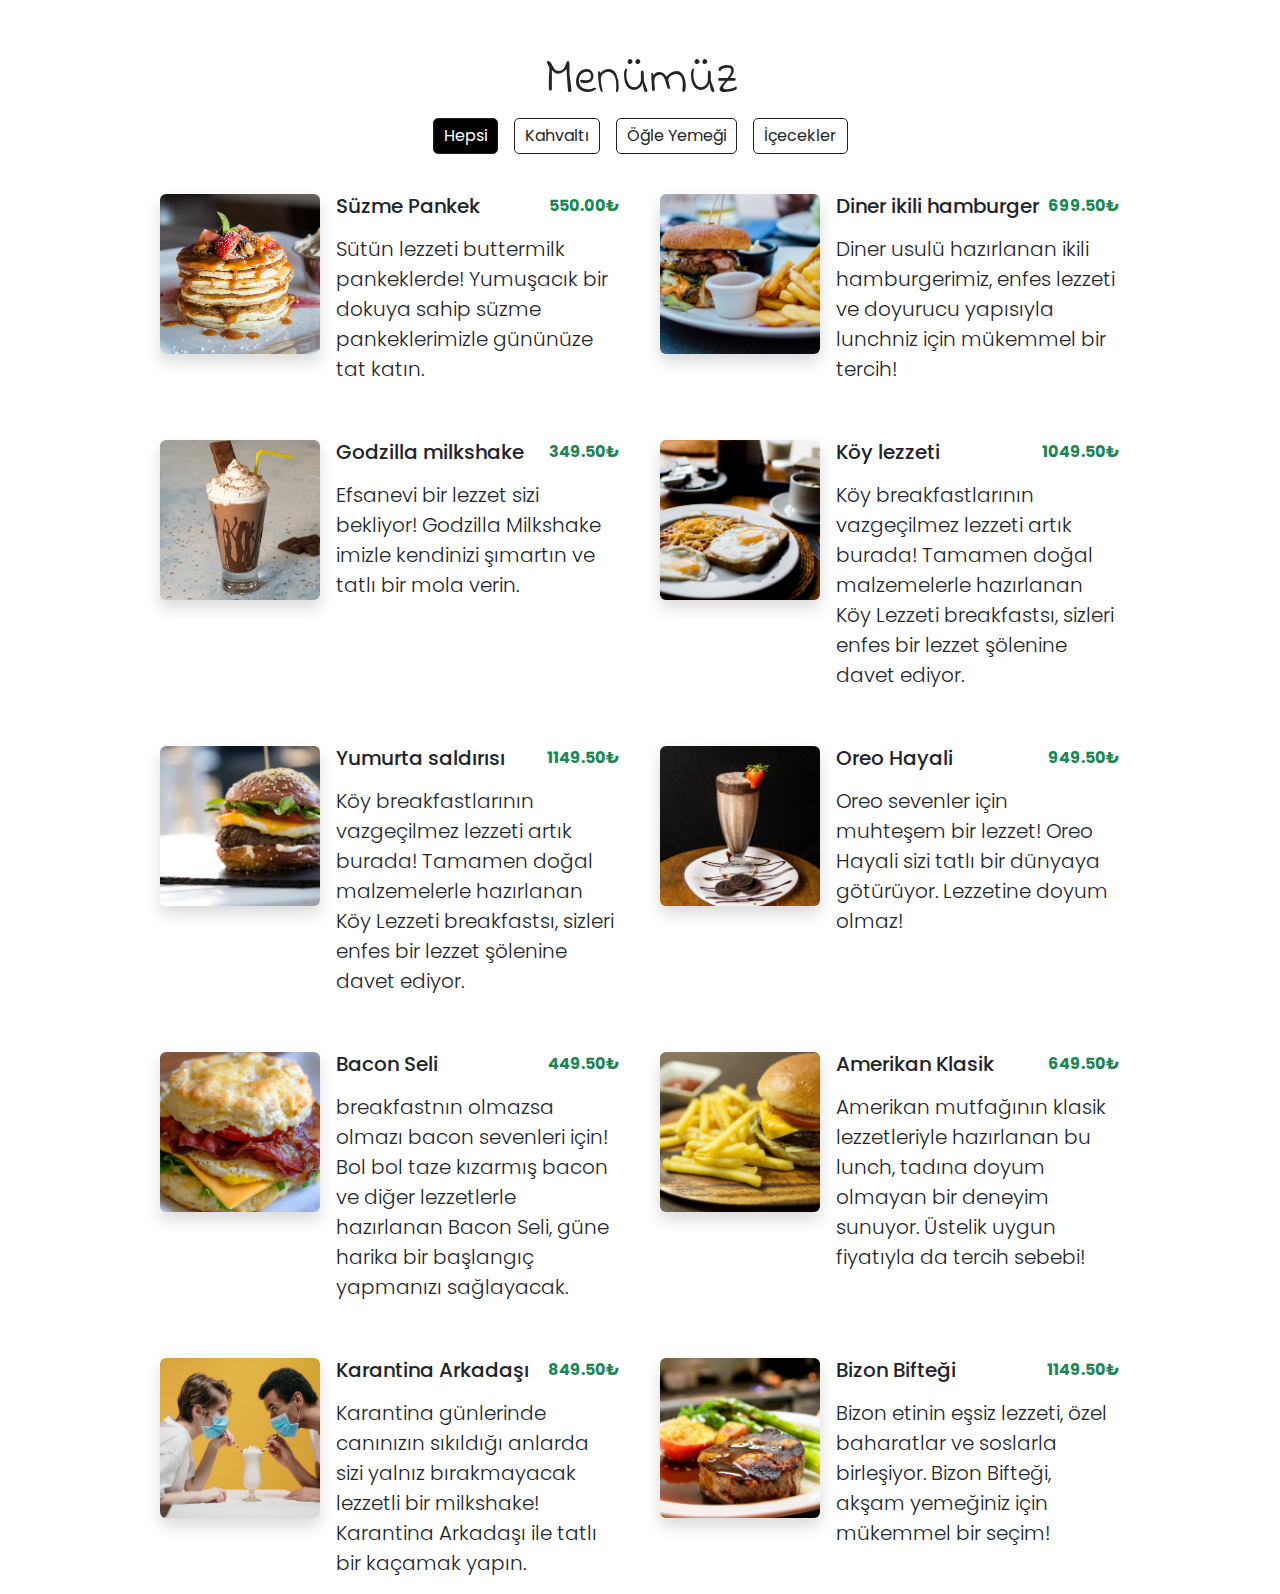
<file: index.html>
<!DOCTYPE html>
<html lang="en">
  <head>
    <meta charset="UTF-8" />
    <meta name="viewport" content="width=device-width, initial-scale=1.0" />
    <title>Qr Menu</title>

    <!--  Bs css link-->
    <link
      href="https://cdn.jsdelivr.net/npm/bootstrap@5.3.3/dist/css/bootstrap.min.css"
      rel="stylesheet"
      integrity="sha384-QWTKZyjpPEjISv5WaRU9OFeRpok6YctnYmDr5pNlyT2bRjXh0JMhjY6hW+ALEwIH"
      crossorigin="anonymous"
    />

    <!-- Css link -->
    <link rel="stylesheet" href="./style/style.css" />
  </head>
  <body>
    <!-- title -->
    <h1 class="heading text-center">Menümüz</h1>

    <!-- category buttons -->

    <div id="buttons" class="d-flex justify-content-center gap-3">
      <div>
        <label for="all">Hepsi</label>
        <input type="radio" name="cat" id="all" checked />
      </div>
      <div>
        <label for="breakfast">Kahvaltı</label>
        <input type="radio" name="cat" id="breakfast" />
      </div>
      <div>
        <label for="lunch">Öğle Yemeği</label>
        <input type="radio" name="cat" id="lunch" />
      </div>
      <div>
        <label for="shakes">İçecekler</label>
        <input type="radio" name="cat" id="shakes" />
      </div>
    </div>

    <!-- menu list -->

    <div id="menu-list">
      <!-- <div class="d-flex flex-column flex-md-row text-dark gap-3" id="card">


    <img
     class="rounded img-fluid shadow" 
     src="images/item-1.jpeg"
      alt="card-image">
    <div>
        <div class="d-flex justify-content-between">
            <h5>Diner ikili hamburger</h5>
            <p class="fw-bold text-success"> 419.70₺</p>

        </div>

        <p class="lead"> usulü hazırlanan ikili hamburgerimiz, enfes lezzeti ve
            doyurucu yapısıyla lunchniz için mükemmel bir tercih!.</p>
    </div>
</div> -->

      <!-- <div class="d-flex flex-column flex-md-row text-dark gap-3" id="card">

        <img
         class="rounded img-fluid shadow" 
         src="images/item-1.jpeg"
          alt="card-image">
        <div>
            <div class="d-flex justify-content-between">
                <h5>Diner ikili hamburger</h5>
                <p class="fw-bold text-success"> 419.70₺</p>
    
            </div>
    
            <p class="lead"> usulü hazırlanan ikili hamburgerimiz, enfes lezzeti ve
                doyurucu yapısıyla lunchniz için mükemmel bir tercih!.</p>
        </div>
    </div> -->

      <!-- <div class="d-flex flex-column flex-md-row text-dark gap-3" id="card">

    <img
     class="rounded img-fluid shadow" 
     src="images/item-1.jpeg"
      alt="card-image">
    <div>
        <div class="d-flex justify-content-between">
            <h5>Diner ikili hamburger</h5>
            <p class="fw-bold text-success"> 419.70₺</p>

        </div>

        <p class="lead"> usulü hazırlanan ikili hamburgerimiz, enfes lezzeti ve
            doyurucu yapısıyla lunchniz için mükemmel bir tercih!.</p>
    </div>
</div> -->

      <!-- <div class="d-flex flex-column flex-md-row text-dark gap-3" id="card">

        <img
         class="rounded img-fluid shadow" 
         src="images/item-1.jpeg"
          alt="card-image">
        <div>
            <div class="d-flex justify-content-between">
                <h5>Diner ikili hamburger</h5>
                <p class="fw-bold text-success"> 419.70₺</p>
    
            </div>
    
            <p class="lead"> usulü hazırlanan ikili hamburgerimiz, enfes lezzeti ve
                doyurucu yapısıyla lunchniz için mükemmel bir tercih!.</p>
        </div>
    </div> -->

      <!-- <div class="d-flex flex-column flex-md-row text-dark gap-3" id="card">

    <img
     class="rounded img-fluid shadow" 
     src="images/item-1.jpeg"
      alt="card-image">
    <div>
        <div class="d-flex justify-content-between">
            <h5>Diner ikili hamburger</h5>
            <p class="fw-bold text-success"> 419.70₺</p>

        </div>

        <p class="lead"> usulü hazırlanan ikili hamburgerimiz, enfes lezzeti ve
            doyurucu yapısıyla lunchniz için mükemmel bir tercih!.</p>
    </div>
</div> -->

      <!-- <div class="d-flex flex-column flex-md-row text-dark gap-3" id="card">
        <img
         class="rounded img-fluid shadow" 
         src="images/item-1.jpeg"
          alt="card-image">
        <div>
            <div class="d-flex justify-content-between">
                <h5>Diner ikili hamburger</h5>
                <p class="fw-bold text-success"> 419.70₺</p>
    
            </div>
    
            <p class="lead"> usulü hazırlanan ikili hamburgerimiz, enfes lezzeti ve
                doyurucu yapısıyla lunchniz için mükemmel bir tercih!.</p>
        </div>
    </div> -->

      <!-- <div class="d-flex flex-column flex-md-row text-dark gap-3" id="card">

    <img
     class="rounded img-fluid shadow" 
     src="images/item-1.jpeg"
      alt="card-image">
    <div>
        <div class="d-flex justify-content-between">
            <h5>Diner ikili hamburger</h5>
            <p class="fw-bold text-success"> 419.70₺</p>

        </div>

        <p class="lead"> usulü hazırlanan ikili hamburgerimiz, enfes lezzeti ve
            doyurucu yapısıyla lunchniz için mükemmel bir tercih!.</p>
    </div>
</div> -->
    </div>

    <!-- js baglanti -->

    <script src="./js/main.js" type="module"></script>
  </body>
</html>
</file>
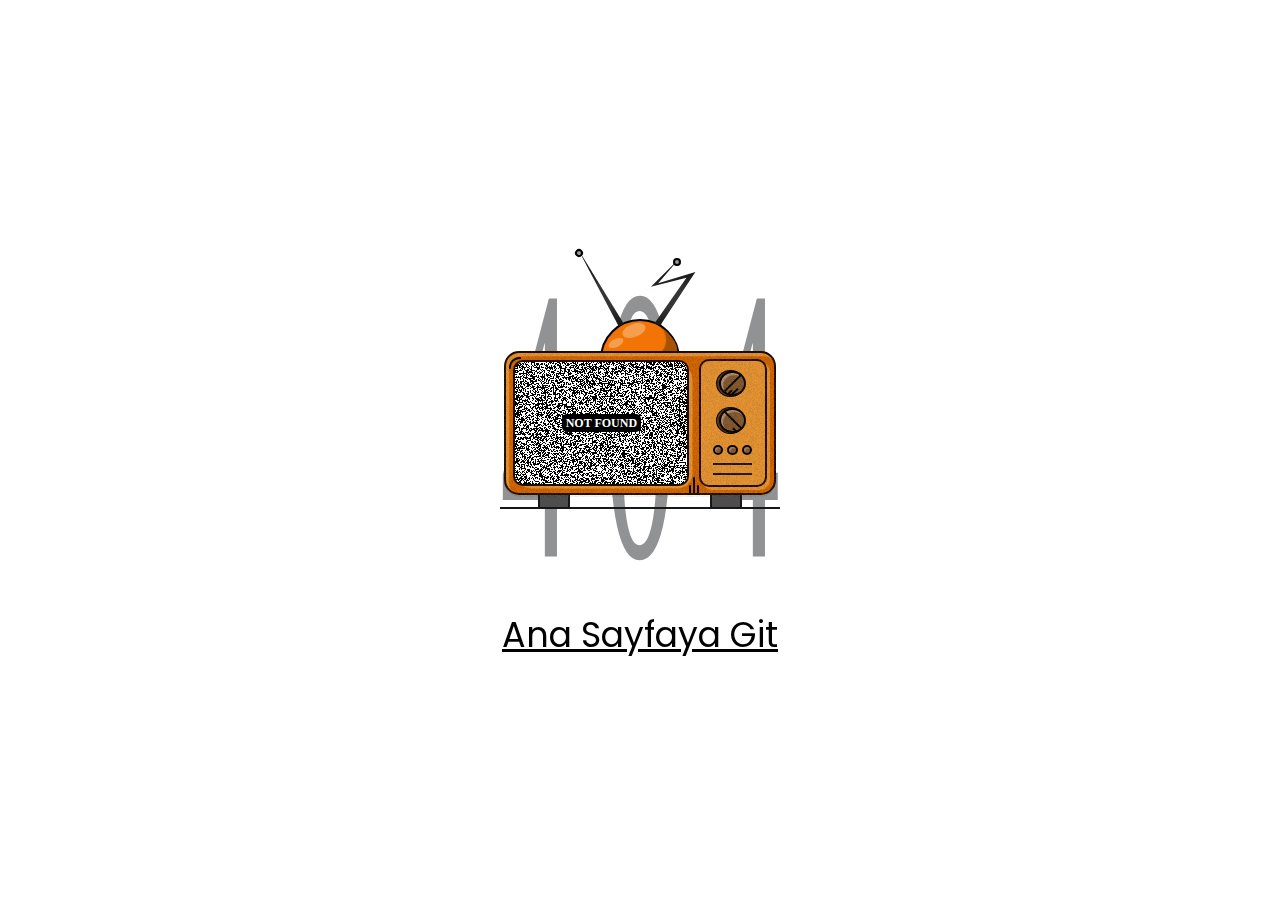
<file: detail.html>
<!DOCTYPE html>
<html lang="en">
  <head>
    <meta charset="UTF-8" />
    <meta name="viewport" content="width=device-width, initial-scale=1.0" />
    <title>Qr Menu - Detay Sayfası</title>
    <!-- * Bs Css Link -->
    <link
      href="https://cdn.jsdelivr.net/npm/bootstrap@5.3.3/dist/css/bootstrap.min.css"
      rel="stylesheet"
      integrity="sha384-QWTKZyjpPEjISv5WaRU9OFeRpok6YctnYmDr5pNlyT2bRjXh0JMhjY6hW+ALEwIH"
      crossorigin="anonymous"
    />
    <!-- * Css Link -->
    <link rel="stylesheet" href="./style/style.css" />
  </head>
  <body>
    <div id="outlet" class="container my-5 d-flex flex-column gap-5 px-5">
      <!-- Top -->
      <!-- <div class="d-flex justify-content-between">
      
        <a href="/">
          <img src="./images/home.png" width="35px" alt="home-icon" />
        </a>

        <p>anasayfa / breakfast / Süzme Pankek</p>
      </div> -->

      <!-- Title -->
      <!-- <h1 class="text-center">Süzme Pankek</h1> -->

      <!-- Image -->

      <!-- <img
        src="http://127.0.0.1:50618/images/item-1.jpeg"
        style="max-height: 400px"
        class="rounded object-fit-cover shadow"
        alt="product-image"
      /> -->

      <!--  Category && Price -->
      <!-- <h4>Ürünün Kategorisi: <span class="text-success">breakfast</span></h4>

      <h4>Ürünün Fiyatı: <span class="text-success">330.00 ₺</span></h4> -->

      <!-- Description -->

      <!-- <p class="lead">
        Sütün lezzeti buttermilk pankeklerde! Yumuşacık bir dokuya sahip süzme
        pankeklerimizle gününüze tat katın.
      </p> -->
    </div>
    <!-- * Js Bağlantı -->
    <script src="./js/detail.js" type="module"></script>
  </body>
</html>
</file>
<file: style/style.css>
/* * Goggle Fonts */

@import url("https://fonts.googleapis.com/css2?family=Indie+Flower&family=Poppins:ital,wght@0,100;0,200;0,300;0,400;0,500;0,600;0,700;0,800;0,900;1,100;1,200;1,300;1,400;1,500;1,600;1,700;1,800;1,900&display=swap");

body {
  font-family: "Poppins", serif;
}

.heading {
  font-family: "Indie Flower", serif;
  margin-top: 50px;
  font-size: 50px;
}

#buttons {
  label {
    border: 1px solid rgb(37, 33, 33);
    padding: 5px 10px;
    border-radius: 5px;
    cursor: pointer;
    transition: all 0.5s;
    &:hover {
      background-color: black;
      color: white;
    }
  }

  input {
    display: none;
  }

  /* Div içerisinde checklenen bir input varsa bunun label'ına belirtilen still özelliklerini ver */
  div:has(input:checked) label {
    background-color: black;
    color: white;
  }
}

/* Menu List */

#menu-list {
  display: grid;
  justify-content: center;
  grid-template-columns: repeat(auto-fit, minmax(400px, 1fr));
  padding: 40px 160px 0;
  gap: 40px;
}
#card {
  text-decoration: none;
}

#card img {
  width: 160px;
  height: 160px;
  object-fit: cover;
}

@media (max-width: 768px) {
  #card {
    max-width: 400px;
  }
  #card img {
    width: 100%;
    height: 240px;
  }
}

/* Not Found Css */

.not-founded-link {
  margin-top: 100px;
  font-size: 35px;
  color: black;
}

/* From Uiverse.io by Praashoo7 */
/* Design Inspired by one of Stefan Devai's Design on Dribble */

.main_wrapper {
  position: absolute;
  top: 50%;
  left: 50%;
  transform: translate(-50%, -50%);
  display: flex;
  align-items: center;
  justify-content: center;
  width: 30em;
  height: 30em;
}

.main {
  display: flex;
  flex-direction: column;
  align-items: center;
  justify-content: center;
  margin-top: 5em;
}

.antenna {
  width: 5em;
  height: 5em;
  border-radius: 50%;
  border: 2px solid black;
  background-color: #f27405;
  margin-bottom: -6em;
  margin-left: 0em;
  z-index: -1;
}
.antenna_shadow {
  position: absolute;
  background-color: transparent;
  width: 50px;
  height: 56px;
  margin-left: 1.68em;
  border-radius: 45%;
  transform: rotate(140deg);
  border: 4px solid transparent;
  box-shadow: inset 0px 16px #a85103, inset 0px 16px 1px 1px #a85103;
  -moz-box-shadow: inset 0px 16px #a85103, inset 0px 16px 1px 1px #a85103;
}
.antenna::after {
  content: "";
  position: absolute;
  margin-top: -9.4em;
  margin-left: 0.4em;
  transform: rotate(-25deg);
  width: 1em;
  height: 0.5em;
  border-radius: 50%;
  background-color: #f69e50;
}
.antenna::before {
  content: "";
  position: absolute;
  margin-top: 0.2em;
  margin-left: 1.25em;
  transform: rotate(-20deg);
  width: 1.5em;
  height: 0.8em;
  border-radius: 50%;
  background-color: #f69e50;
}
.a1 {
  position: relative;
  top: -102%;
  left: -130%;
  width: 12em;
  height: 5.5em;
  border-radius: 50px;
  background-image: linear-gradient(
    #171717,
    #171717,
    #353535,
    #353535,
    #171717
  );
  transform: rotate(-29deg);
  clip-path: polygon(50% 0%, 49% 100%, 52% 100%);
}
.a1d {
  position: relative;
  top: -211%;
  left: -35%;
  transform: rotate(45deg);
  width: 0.5em;
  height: 0.5em;
  border-radius: 50%;
  border: 2px solid black;
  background-color: #979797;
  z-index: 99;
}
.a2 {
  position: relative;
  top: -210%;
  left: -10%;
  width: 12em;
  height: 4em;
  border-radius: 50px;
  background-color: #171717;
  background-image: linear-gradient(
    #171717,
    #171717,
    #353535,
    #353535,
    #171717
  );
  margin-right: 5em;
  clip-path: polygon(
    47% 0,
    47% 0,
    34% 34%,
    54% 25%,
    32% 100%,
    29% 96%,
    49% 32%,
    30% 38%
  );
  transform: rotate(-8deg);
}
.a2d {
  position: relative;
  top: -294%;
  left: 94%;
  width: 0.5em;
  height: 0.5em;
  border-radius: 50%;
  border: 2px solid black;
  background-color: #979797;
  z-index: 99;
}

.notfound_text {
  background-color: black;
  padding-left: 0.3em;
  padding-right: 0.3em;
  font-size: 0.75em;
  color: white;
  letter-spacing: 0;
  border-radius: 5px;
  z-index: 10;
}
.tv {
  width: 17em;
  height: 9em;
  margin-top: 3em;
  border-radius: 15px;
  background-color: #d36604;
  display: flex;
  justify-content: center;
  border: 2px solid #1d0e01;
  box-shadow: inset 0.2em 0.2em #e69635;
}
.tv::after {
  content: "";
  position: absolute;
  width: 17em;
  height: 9em;
  border-radius: 15px;
  background: repeating-radial-gradient(#d36604 0 0.0001%, #00000070 0 0.0002%)
      50% 0/2500px 2500px,
    repeating-conic-gradient(#d36604 0 0.0001%, #00000070 0 0.0002%) 60% 60%/2500px
      2500px;
  background-blend-mode: difference;
  opacity: 0.09;
}
.curve_svg {
  position: absolute;
  margin-top: 0.25em;
  margin-left: -0.25em;
  height: 12px;
  width: 12px;
}
.display_div {
  display: flex;
  align-items: center;
  align-self: center;
  justify-content: center;
  border-radius: 15px;
  box-shadow: 3.5px 3.5px 0px #e69635;
}
.screen_out {
  width: auto;
  height: auto;

  border-radius: 10px;
}
.screen_out1 {
  width: 11em;
  height: 7.75em;
  display: flex;
  align-items: center;
  justify-content: center;
  border-radius: 10px;
}
.screen {
  width: 13em;
  height: 7.85em;
  font-family: Montserrat;
  border: 2px solid #1d0e01;
  background: repeating-radial-gradient(#000 0 0.0001%, #ffffff 0 0.0002%) 50% 0/2500px
      2500px,
    repeating-conic-gradient(#000 0 0.0001%, #ffffff 0 0.0002%) 60% 60%/2500px
      2500px;
  background-blend-mode: difference;
  animation: b 0.2s infinite alternate;
  border-radius: 10px;
  z-index: 99;
  display: flex;
  align-items: center;
  justify-content: center;
  font-weight: bold;
  color: #252525;
  letter-spacing: 0.15em;
  text-align: center;
}

.screenM {
  width: 13em;
  height: 7.85em;
  position: relative;
  font-family: Montserrat;
  background: linear-gradient(
    to right,
    #002fc6 0%,
    #002bb2 14.2857142857%,
    #3a3a3a 14.2857142857%,
    #303030 28.5714285714%,
    #ff0afe 28.5714285714%,
    #f500f4 42.8571428571%,
    #6c6c6c 42.8571428571%,
    #626262 57.1428571429%,
    #0affd9 57.1428571429%,
    #00f5ce 71.4285714286%,
    #3a3a3a 71.4285714286%,
    #303030 85.7142857143%,
    white 85.7142857143%,
    #fafafa 100%
  );
  border-radius: 10px;
  border: 2px solid black;
  z-index: 99;
  display: flex;
  align-items: center;
  justify-content: center;
  font-weight: bold;
  color: #252525;
  letter-spacing: 0.15em;
  text-align: center;
  overflow: hidden;
}
.screenM:before,
.screenM:after {
  content: "";
  position: absolute;
  left: 0;
  z-index: 1;
  width: 100%;
}
.screenM:before {
  top: 0;
  height: 68.4782608696%;
  background: linear-gradient(
    to right,
    white 0%,
    #fafafa 14.2857142857%,
    #ffe60a 14.2857142857%,
    #f5dc00 28.5714285714%,
    #0affd9 28.5714285714%,
    #00f5ce 42.8571428571%,
    #10ea00 42.8571428571%,
    #0ed600 57.1428571429%,
    #ff0afe 57.1428571429%,
    #f500f4 71.4285714286%,
    #ed0014 71.4285714286%,
    #d90012 85.7142857143%,
    #002fc6 85.7142857143%,
    #002bb2 100%
  );
}
.screenM:after {
  bottom: 0;
  height: 21.7391304348%;
  background: linear-gradient(
    to right,
    #006c6b 0%,
    #005857 16.6666666667%,
    white 16.6666666667%,
    #fafafa 33.3333333333%,
    #001b75 33.3333333333%,
    #001761 50%,
    #6c6c6c 50%,
    #626262 66.6666666667%,
    #929292 66.6666666667%,
    #888888 83.3333333333%,
    #3a3a3a 83.3333333333%,
    #303030 100%
  );
}

@keyframes b {
  100% {
    background-position: 50% 0, 60% 50%;
  }
}

/* Another Error Screen to Use 

.screen {
  width: 13em;
  height: 7.85em;
  position: relative;
  background: linear-gradient(to right, #002fc6 0%, #002bb2 14.2857142857%, #3a3a3a 14.2857142857%, #303030 28.5714285714%, #ff0afe 28.5714285714%, #f500f4 42.8571428571%, #6c6c6c 42.8571428571%, #626262 57.1428571429%, #0affd9 57.1428571429%, #00f5ce 71.4285714286%, #3a3a3a 71.4285714286%, #303030 85.7142857143%, white 85.7142857143%, #fafafa 100%);
  border-radius: 10px;
  border: 2px solid black;
  z-index: 99;
  display: flex;
  align-items: center;
  justify-content: center;
  font-weight: bold;
  color: #252525;
  letter-spacing: 0.15em;
  text-align: center;
  overflow: hidden;
}
.screen:before, .screen:after {
  content: "";
  position: absolute;
  left: 0;
  z-index: 1;
  width: 100%;
}
.screen:before {
  top: 0;
  height: 68.4782608696%;
  background: linear-gradient(to right, white 0%, #fafafa 14.2857142857%, #ffe60a 14.2857142857%, #f5dc00 28.5714285714%, #0affd9 28.5714285714%, #00f5ce 42.8571428571%, #10ea00 42.8571428571%, #0ed600 57.1428571429%, #ff0afe 57.1428571429%, #f500f4 71.4285714286%, #ed0014 71.4285714286%, #d90012 85.7142857143%, #002fc6 85.7142857143%, #002bb2 100%);
}
.screen:after {
  bottom: 0;
  height: 21.7391304348%;
  background: linear-gradient(to right, #006c6b 0%, #005857 16.6666666667%, white 16.6666666667%, #fafafa 33.3333333333%, #001b75 33.3333333333%, #001761 50%, #6c6c6c 50%, #626262 66.6666666667%, #929292 66.6666666667%, #888888 83.3333333333%, #3a3a3a 83.3333333333%, #303030 100%);
}

  */

.lines {
  display: flex;
  column-gap: 0.1em;
  align-self: flex-end;
}
.line1,
.line3 {
  width: 2px;
  height: 0.5em;
  background-color: black;
  border-radius: 25px 25px 0px 0px;
  margin-top: 0.5em;
}
.line2 {
  flex-grow: 1;
  width: 2px;
  height: 1em;
  background-color: black;
  border-radius: 25px 25px 0px 0px;
}

.buttons_div {
  width: 4.25em;
  align-self: center;
  height: 8em;
  background-color: #e69635;
  border: 2px solid #1d0e01;
  padding: 0.6em;
  border-radius: 10px;
  display: flex;
  align-items: center;
  justify-content: center;
  flex-direction: column;
  row-gap: 0.75em;
  box-shadow: 3px 3px 0px #e69635;
}
.b1 {
  width: 1.65em;
  height: 1.65em;
  border-radius: 50%;
  background-color: #7f5934;
  border: 2px solid black;
  box-shadow: inset 2px 2px 1px #b49577, -2px 0px #513721,
    -2px 0px 0px 1px black;
}
.b1::before {
  content: "";
  position: absolute;
  margin-top: 1em;
  margin-left: 0.5em;
  transform: rotate(47deg);
  border-radius: 5px;
  width: 0.1em;
  height: 0.4em;
  background-color: #000000;
}
.b1::after {
  content: "";
  position: absolute;
  margin-top: 0.9em;
  margin-left: 0.8em;
  transform: rotate(47deg);
  border-radius: 5px;
  width: 0.1em;
  height: 0.55em;
  background-color: #000000;
}
.b1 div {
  content: "";
  position: absolute;
  margin-top: -0.1em;
  margin-left: 0.65em;
  transform: rotate(45deg);
  width: 0.15em;
  height: 1.5em;
  background-color: #000000;
}
.b2 {
  width: 1.65em;
  height: 1.65em;
  border-radius: 50%;
  background-color: #7f5934;
  border: 2px solid black;
  box-shadow: inset 2px 2px 1px #b49577, -2px 0px #513721,
    -2px 0px 0px 1px black;
}
.b2::before {
  content: "";
  position: absolute;
  margin-top: 1.05em;
  margin-left: 0.8em;
  transform: rotate(-45deg);
  border-radius: 5px;
  width: 0.15em;
  height: 0.4em;
  background-color: #000000;
}
.b2::after {
  content: "";
  position: absolute;
  margin-top: -0.1em;
  margin-left: 0.65em;
  transform: rotate(-45deg);
  width: 0.15em;
  height: 1.5em;
  background-color: #000000;
}
.speakers {
  display: flex;
  flex-direction: column;
  row-gap: 0.5em;
}
.speakers .g1 {
  display: flex;
  column-gap: 0.25em;
}
.speakers .g1 .g11,
.g12,
.g13 {
  width: 0.65em;
  height: 0.65em;
  border-radius: 50%;
  background-color: #7f5934;
  border: 2px solid black;
  box-shadow: inset 1.25px 1.25px 1px #b49577;
}
.speakers .g {
  width: auto;
  height: 2px;
  background-color: #171717;
}

.bottom {
  width: 100%;
  height: auto;
  display: flex;
  align-items: center;
  justify-content: center;
  column-gap: 8.7em;
}
.base1 {
  height: 1em;
  width: 2em;
  border: 2px solid #171717;
  background-color: #4d4d4d;
  margin-top: -0.15em;
  z-index: -1;
}
.base2 {
  height: 1em;
  width: 2em;
  border: 2px solid #171717;
  background-color: #4d4d4d;
  margin-top: -0.15em;
  z-index: -1;
}
.base3 {
  position: absolute;
  height: 0.15em;
  width: 17.5em;
  background-color: #171717;
  margin-top: 0.8em;
}

.text_404 {
  position: absolute;
  display: flex;
  flex-direction: row;
  column-gap: 6em;
  z-index: -5;
  margin-bottom: 2em;
  align-items: center;
  justify-content: center;
  opacity: 0.5;
  font-family: Montserrat;
}
.text_4041 {
  transform: scaleY(24.5) scaleX(9);
}
.text_4042 {
  transform: scaleY(24.5) scaleX(9);
}
.text_4043 {
  transform: scaleY(24.5) scaleX(9);
}

@media only screen and (max-width: 495px) {
  .text_404 {
    column-gap: 6em;
  }
}
@media only screen and (max-width: 395px) {
  .text_404 {
    column-gap: 4em;
  }
  .text_4041 {
    transform: scaleY(25) scaleX(8);
  }
  .text_4042 {
    transform: scaleY(25) scaleX(8);
  }
  .text_4043 {
    transform: scaleY(25) scaleX(8);
  }
}

@media (max-width: 275px), (max-height: 520px) {
  .main {
    position: relative;
  }
}

@media only screen and (max-width: 1024px) {
  .screenM {
    display: flex;
  }
  .screen {
    display: none;
  }
}
@media only screen and (min-width: 1025px) {
  .screen {
    display: flex;
  }
  .screenM {
    display: none;
  }
}
</file>
